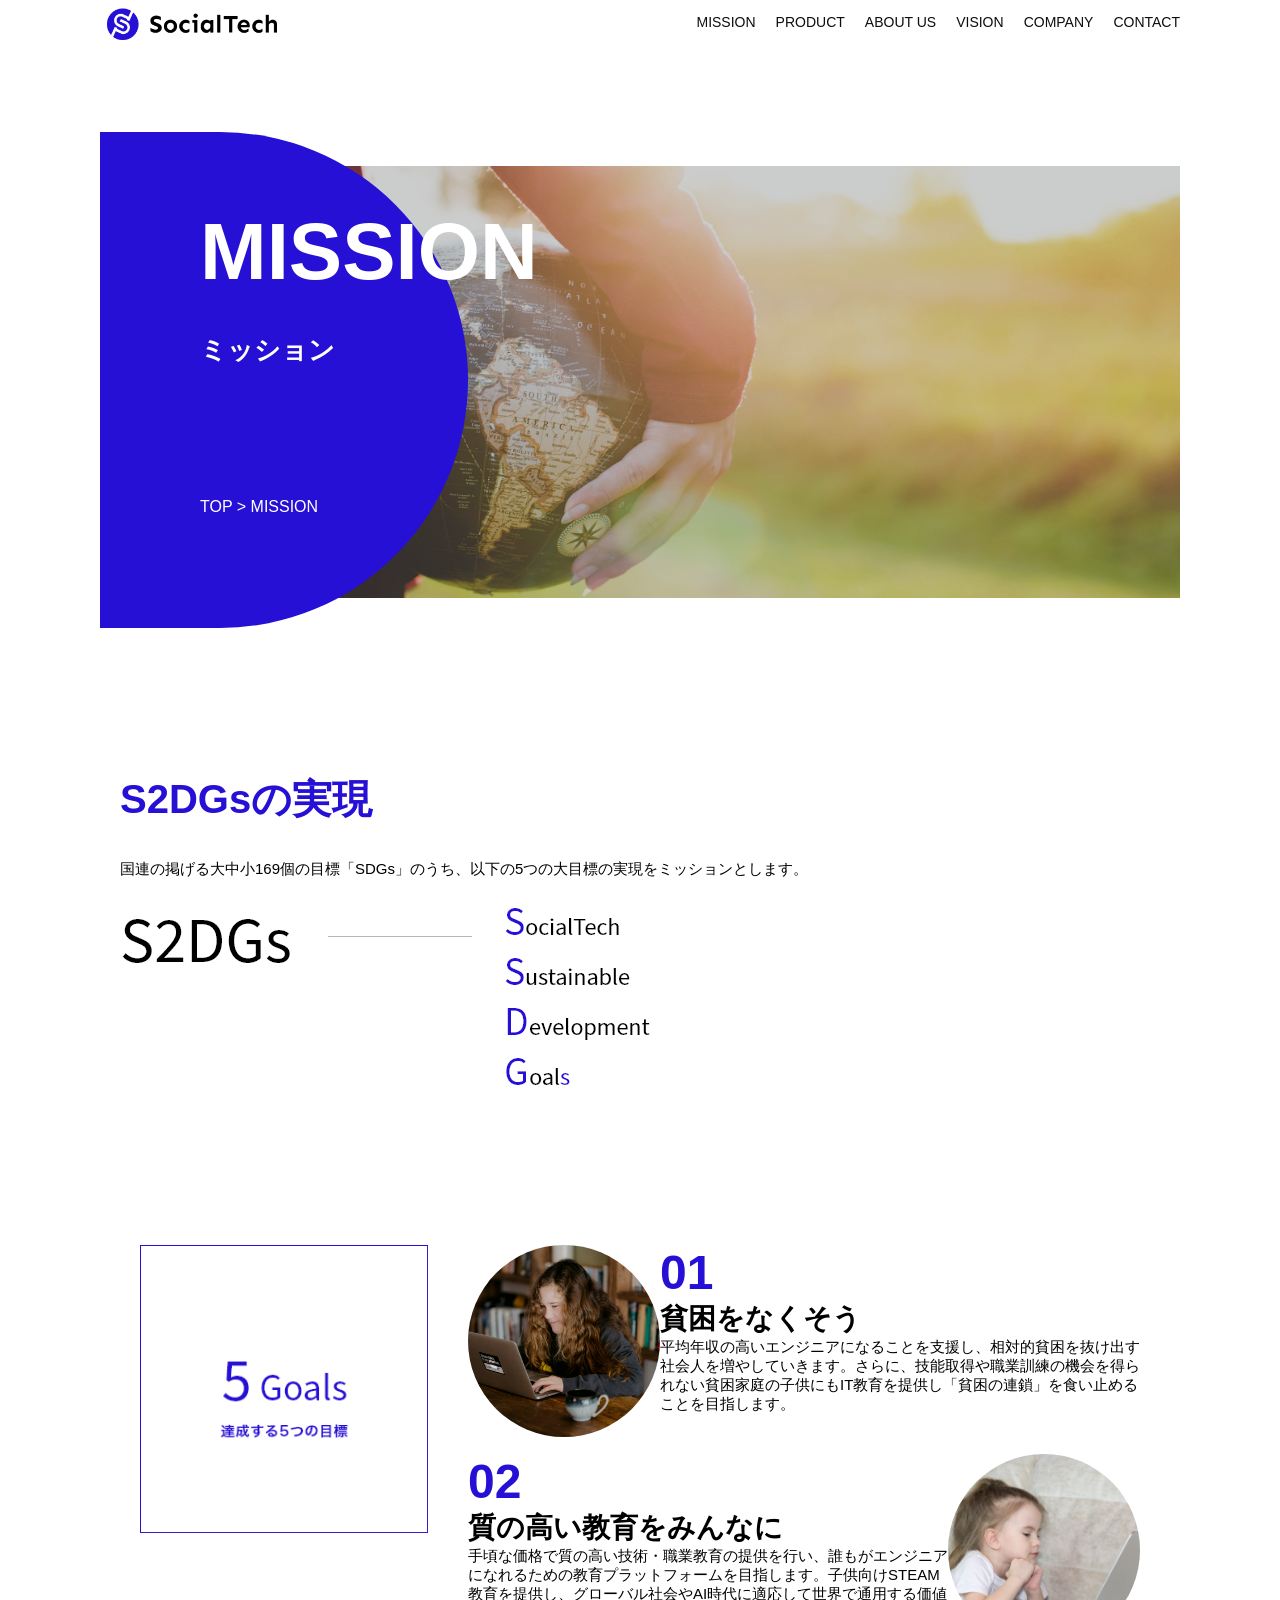
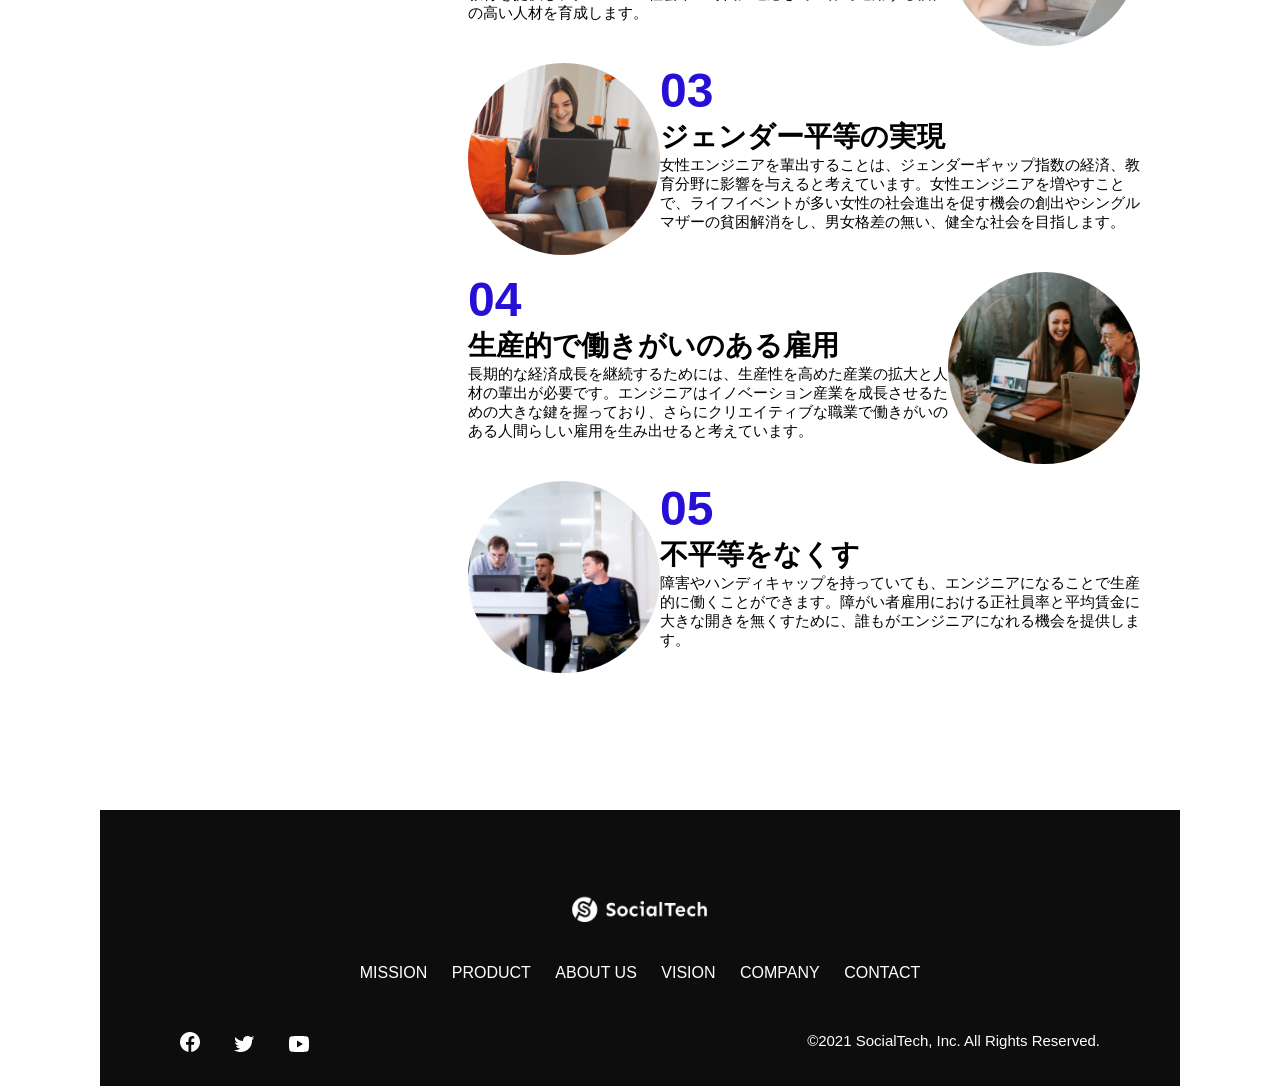
<file: mission.html>
<!DOCTYPE html>
<html lang="en">

<head>
    <meta charset="UTF-8">
    <meta name="viewport" content="width=device-width, initial-scale=1.0">
    <meta name="ddescription" content="SocialTechが目指す5つの目標（S2DGs）を紹介します">
    <link rel="stylesheet" href="src/style/style.css">
    <link rel="stylesheet" href="src/style/mission.css">
    <title>SocialTech - MISSION ミッション - </title>
</head>

<body>
    <header id="header">
        <a href="index.html" id="logo">
            <img src="images/logo.png" alt="トップページに戻る">
        </a>

        <nav class="nav-pc">
            <ul>
                <li><a href="mission.html" class="menu" onclick="closeSpMenu()">MISSION</a></li>
                <li><a href="product.html" class="menu" onclick="closeSpMenu()">PRODUCT</a></li>
                <li><a href="index.html#abouts" class="menu" onclick="closeSpMenu()">ABOUT US</a></li>
                <li><a href="index.html#vision" class="menu" onclick="closeSpMenu()">VISION</a></li>
                <li><a href="index.html#company" class="menu" onclick="closeSpMenu()">COMPANY</a></li>
                <li><a href="index.html#contact" class="menu" onclick="closeSpMenu()">CONTACT</a></li>

            </ul>
        </nav>

        <!-- スマホ用ハンバーガーーボタン -->
        <button id="menu-sp-btn" onclick="openSpMenu()">
            <img src="images/button-menu.png" alt="ナビゲーションを開く">
        </button>

        <!-- スマホ用ナビゲーション -->
        <div id="nav-sp">
            <button id="close" onclick="closeSpMenu()">
                <img src="images/button-close.png" alt="ナビゲーションを閉じる">
            </button>
            <nav>
                <ul>
                    <li>
                        <a href="index.html" id="logo-sp">
                            <img src="images/logo-sp.png" alt="トップページに戻る">
                        </a>
                    </li>
                    <li><a href="mission.html" class="menu">MISSION</a></li>
                    <li><a href="product.html" class="menu">PRODUCT</a></li>
                    <li><a href="index.html#abouts" class="menu">ABOUT US</a></li>
                    <li><a href="index.html#vision" class="menu">VISION</a></li>
                    <li><a href="index.html#company" class="menu">COMPANY</a></li>
                    <li><a href="index.html#contact" class="menu">CONTACT</a></li>
                </ul>
            </nav>
            <div id="sns">
                <a href="https://www.facebook.com/sejuku2013">
                    <img src="images/button-facebook.png" alt="Facebookのリンク">
                </a>
                <a href="https://twitter.com/samuraijuku">
                    <img src="images/button-twitter.png" alt="Twitterのリンク">
                </a>
                <a href="https://www.youtube.com/channel/UCCFOQO5aDK0xXam4cUQXT8g">
                    <img src="images/button-youtube.png" alt="YouTubeのリンク">
                </a>
            </div>
        </div><!-- nav-sp -->
    </header>

    <main>
        <article>
            <section id="mission-main">
                <div class="mission-main-inner">
                    <div id="mission-title">
                        <h1>MISSION <span>ミッション</span></h1>
                        <p>TOP > MISSION</p>
                    </div>
                </div>
            </section>

            <section id="mission-s2dgs">
                <h2 class="mission-h2">S2DGsの実現</h2>
                <p>国連の掲げる大中小169個の目標「SDGs」のうち、以下の5つの大目標の実現をミッションとします。</p>
                <img src="images/mission/mission-s2dgs.png" alt="S2DGs">
            </section>

            <section id="mission-five-goals">
                <div class="five-goals-image"><img src="images/mission/mission-5goals.png" alt="5goals"></div>
                <div class="five-goals-read" id="fiveGoals">
                    <!-- ループで内容が入ります。 -->
                    <!-- 
                    <div>
                        <img class="fivegoals-image-${item.position}" src="images/mission/mission-5goals${item.No}.png"
                            alt="PCを操作する女の子">
                        <span class="fivegoals-number">${item.No}</span>
                        <h3 class="fivegoals-h3">${item.h3}</h3>
                        <p class="fivegoals-p">${item.p}</p>
                    </div>
                    -->
                </div>
            </section>
        </article>
    </main>

    <footer id="footer">
        <div id="footer-logo">
            <img src="images/logo-sp.png" alt="SocialTech">
        </div>

        <div id="footer-link">
            <a href="mission.html">MISSION</a>
            <a href="product.html">PRODUCT</a>
            <a href="index.html#aboutus">ABOUT US</a>
            <a href="index.html#vision">VISION</a>
            <a href="index.html#company">COMPANY</a>
            <a href="index.html#contact">CONTACT</a>
        </div>

        <div id="sns-footer">
            <div class="sns-btns">
                <a href="https://www.facebook.com/sejuku2013"><img src="images/button-facebook.png"
                        alt="Facebookのリンク"></a>
                <a href="https://twitter.com/samuraijuku"><img src="images/button-twitter.png" alt="Twitterのリンク"></a>
                <a href="https://www.youtube.com/channel/UCCFOQO5aDK0xXam4cUQXT8g"><img src="images/button-youtube.png"
                        alt="YouTubeのリンク"></a>
            </div>
            <p id="copyright">&copy;2021 SocialTech, Inc. All Rights Reserved.</p>
        </div>
    </footer>

    <script src="src/scripts/common.js"></script>
    <script src="src/scripts/mission.js"></script>
</body>

</html>
</file>
<file: src/style/style.css>
:root { --main-color: #ffffff;
    --mainBg-color: #2710d5;
    --section-bgColor: #fafafa;
    --contact-bd-color: #707070;
}

p {
    font-size: 15px;
}

li {
    list-style: none;
}

h2 {
    margin-top: 40px;

    &::after {
        content: url("images/line.png");
        margin-left: 10px;
    }
}

section {
    margin: 80px auto;
}

body {
    font-family: "Source Sans Pro", "Hiragino Kaku Gothic ProN", Meriyo, Arial, sans-serif;
    max-width: 1080px;
    margin: auto;
}

a {
    text-decoration: none;
    color: #0d0d0d;

}

header {
    display: flex;
    justify-content: space-between;

    a {
        text-decoration: none;
    }

    .nav-pc {
        font-size: 14px;

        ul {
            display: flex;
            padding-left: 0;

            li {
                margin-left: 20px;
                list-style: none;

                a:hover {
                    text-decoration: underline;
                }
            }
        }
    }

    #menu-sp-btn {
        display: none;
    }

    #nav-sp {
        display: none;
        position: fixed;
    }
}


#main-visual {
    position: relative;
    height: 400px;

    .main-message {
        position: absolute;
        top: 0;
        left: 0;
        background-color: var(--mainBg-color);
        color: var(--main-color);
        border-radius: 0 0 476px 0;
        max-width: 620px;
        width: 100%;
        height: 100%;
        z-index: 99;

        h1 {
            font-size: 60px;
            margin: 100px 0 0 50px;
        }

        p {
            font-size: 28px;
            margin-left: 50px;
        }
    }

    img {
        max-width: 620px;
        border-radius: 476px 0 0 0;
        position: absolute;
        top: 0;
        right: 0;
        z-index: 1;
    }
}

#mission {

    margin: 80px auto;


    h3 {
        font-size: 27px;
    }

    #mission-wrapper {
        display: flex;

        &>div {
            width: 50%;
            margin: 20px;
        }

        #mission-left {
            img {
                width: 100%;
            }
        }

        #mission-right {
            &>img {
                width: 100%;
            }
        }
    }
}

/* ココからプロダクト */

#product {

    background-color: var(--section-bgColor);
    margin: 80px 0 80px 0;
    padding: 10px 40px 0 40px;

    .product-flex {
        display: flex;
        margin-top: 40px;

        #productLeft {
            width: 50%;

            &>div {
                position: relative;
                height: 480px;
                margin-right: 20px;
            }
        }

        #productRight {
            width: 50%;
            margin-top: 80px;

            &>div {
                position: relative;
                height: 480px;
                margin-left: 20px;

            }
        }

        .product-photo {
            width: 100%;
        }

        .product-explain {
            background-color: var(--main-color);
            position: absolute;
            left: 0;
            bottom: 50px;
            margin: 0 40px;
            padding: 20px;
            box-shadow: 5px 5px 10px rgba(0, 0, 0, 0.05);

            span {
                color: var(--mainBg-color);
                font-weight: bold;
                font-size: 16px;
            }

            h3 {
                margin: 5px 0;
            }

            p {
                font-size: 14px;
            }
        }

    }
}

/* ここまでプロダクト */

.moreButton {
    display: block;
    text-align: center;
    margin: auto;
}

/* ここからAbout us */

#aboutus {
    margin: 80px auto;

    &>div {
        display: flex;

        img {
            align-self: flex-start;
            width: 50%;

        }
    }

    .culture-img2 {
        margin-top: 50px;
        width: 100%;
    }

    .culture-table {
        margin-right: 50px;

        .culture-num {
            font-size: 80px;
            color: var(--mainBg-color);
            padding-right: 20px;
        }


        th {
            text-align: left;
            font-size: 28px;
            font-weight: bold;
        }

        .culture-en {
            color: var(--mainBg-color);
            font-size: 24px;
        }
    }

}


.vision {
    margin: 80px auto;

    #visionItems {
        display: flex;
        justify-content: space-between;
        flex-wrap: wrap;

        .vision-box {
            width: 300px;
            height: 300px;
            margin-bottom: 30px;
            position: relative;

            img {
                width: 100%;
                position: relative;
                z-index: 30;
            }

            div {
                position: absolute;
                z-index: 31;
                margin-right: 20px;
                top: 0;
                left: 0;

                h4 {
                    color: var(--mainBg-color);
                    font-size: 19px;
                    margin-top: 80px;

                    &::first-letter {
                        font-size: 40px;
                    }
                }

                h5 {
                    font-size: 20px;
                    margin: 0;
                }

                p {
                    margin-top: 10px;
                }
            }
        }
    }
}

/* vision */

/* ここから */

#company {
    #comapny-table {
        width: 100%;

        .tableheader-first {
            border-top: var(--mainBg-color) 1px solid;
        }

        .tableheader {
            text-align: left;
            padding: 20px;
            border-bottom: var(--mainBg-color) 1px solid;

        }

        .cell {
            padding: 30px;
            border-bottom: #ececec 1px solid;
        }

        .cell-first {
            border-top: #ececec 1px solid;
        }
    }

    iframe {
        width: 100%;
        height: 368px;
        margin-top: 40px;
    }
}

#contact {
    form {
        &>div {
            display: flex;
            flex-direction: row;
            flex-wrap: wrap;
            padding-bottom: 30px;
        }

        .contact-heading {
            width: 240px;
            align-self: left;

            .contact-span {
                color: #ce2222;
                margin-left: 20px;
                font-weight: bold;
            }
        }

        .contact-label {
            font-weight: bold;
        }

        .contact-textbox {
            border: none;
            border-bottom: 1px #707070 solid;
            background-color: var(--section-bgColor);
            width: 400px;
            height: 56px;
        }

        .contact-textarea {
            border: none;
            width: 400px;
            height: 200px;
            border-bottom: 1px var(--contact-bd-color) solid;
            background-color: var(--section-bgColor);
        }
    }

    .contact-agree {

        dt {
            font-weight: bold;
        }

        dd {
            margin-bottom: 16px;

            p {
                margin-left: 0;
            }

            ul {
                padding-left: 0;
                list-style: none;

                li {
                    margin-bottom: 0;
                    list-style: none;
                }
            }
        }

    }
}

#footer {
    background-color: #0d0d0d;
    text-align: center;
    padding: 80px 80px 30px 80px;

    #footer-logo {
        margin-bottom: 30px;
    }

    #footer-link {
        margin-bottom: 50px;

        a {
            text-decoration: none;
            margin: 10px;
            color: var(--main-color);

            &:hover {
                text-decoration: underline;
            }
        }
    }

    #sns-footer {
        display: flex;
        justify-content: space-between;

        a {
            margin-right: 30px;
        }

        #copyright {
            color: var(--main-color);
            margin: 0;
        }
    }
}

@media screen and (max-width: 767px) {
    header {
        .nav-pc {
            display: none;
        }

        #menu-sp-btn {
            display: block;
            background-color: transparent;
            float: right;
            padding: 0;
            border: 0;
            cursor: pointer;
        }

        #nav-sp {
            position: fixed;
            width: 100%;
            height: 100%;
            top: 0;
            left: 0;
            background-color: var(--mainBg-color);
            z-index: 999;


            #close {
                position: absolute;
                top: 20px;
                right: 20px;
                border: none;
                background-color: transparent;
                cursor: pointer;
            }

            nav {
                ul {
                    padding-left: 0;

                    li:first-child {
                        margin: 80px 0 30px 20px;

                    }

                    li:not(:first-child) {
                        height: 44px;
                        margin: 0 20px 0 20px;
                        font-size: 16px;
                        background-image: url("../../images/arrow.png");
                        background-repeat: no-repeat;
                        background-position: top right;
                    }

                    a {
                        color: var(--main-color);
                        display: inline-block;
                        width: 100%;
                        height: 100%;

                        &:hover {
                            text-decoration: underline;
                        }
                    }
                }
            }

            #sns {
                position: absolute;
                bottom: 20px;
                left: 20px;

                &>a {
                    margin-right: 30px;
                }
            }

        }

        /* nav-sp  */
    }

    /* header */

    #main-visual {
        position: relative;
        height: 470px;

        .main-message {
            text-align: center;
            height: 280px;

            h1 {
                font-size: 18px;
                margin: 90px 0 0 0;
            }

            p {
                margin: 0;
                font-size: 15px;
            }
        }

        img {
            width: 100%;
            border-radius: 476px 0 0 0;
            top: auto;
            bottom: 0;
            right: 0;
        }
    }

    /* ここまでmain-visual */

    /* ここからMission */

    #mission {
        margin: 20px 0;
        padding: 0 20px;

        h2 {
            margin: 15px 0;
        }

        h3 {
            font-size: 24px;
            margin-top: 10px;
        }

        #mission-wrapper {
            flex-direction: column;

            &>div {
                width: 100%;
            }
        }

    }

    /* ここまでMission */

    /* ここからプロダクト */
    #product {
        margin: 0;
        padding: 10px 20px 0 20px;

        .product-flex {
            flex-direction: column;
            margin-top: 0;

            #productLeft {
                width: 100%;
                margin: 0;

                div {
                    height: auto;
                    margin: 0;
                }
            }

            #productRight {
                width: 100%;
                margin: 0;

                div {
                    height: auto;
                    margin: 0;
                }
            }

            .product-explain {
                position: relative;
                margin: 0;

                h3 {
                    margin: 10px 0;
                    font-size: 24px;
                }
            }
        }

        .moreButton {
            text-align: left;
        }
    }

    /* ここまでプロダクト */

    /* ここからAbount Us */

    #aboutus {
        margin: 80px 20px;

        &>div {
            flex-direction: column;
        }

        .culture-table {

            margin-right: 0;
            padding-right: 20px;
            order: 2;

            th {
                font-size: 16px;
            }
        }

        .culture-img {
            width: 100%;
            order: 1;
        }

        .culture-img2 {
            margin-top: 0;
        }

        .culture-num {
            padding: 0;
        }

        .cultuer-description {
            margin: 0;
        }
    }

    /* ここまでAbount Us */

    /* Vision スタート */

    .vision {
        margin: 80px 20px;

        #visionItems {
            justify-content: center;

            .vision-box {

                img {
                    position: absolute;
                    top: 0;
                    left: 0;
                }

                &>div {
                    h4 {
                        margin-top: 60px;
                    }
                }
            }
        }


    }

    /* Vision ここまで */

    /* Company スタート  */

    #company {
        margin: 0 20px;

        h3 {
            margin-bottom: 20px;
        }

        .tableheader {
            width: 50px;
        }

        .cell {
            padding: 20px;
        }

        iframe {
            height: 240px;
        }
    }

    /* Company  ここまで*/

    #contact {
        margin: 80px 20px;

        h3 {
            margin-bottom: 20px;
        }

        form {
            &>div {
                flex-direction: column;
                margin-bottom: 20px;
            }

            .contact-heading {
                align-self: auto;
                margin-bottom: 20px;
            }

            .contact-textbox {
                min-width: 300px;
                width: 100%;
            }

            .contact-textarea {
                height: 150px;
                width: 100%;
            }

            .radiobutton {
                margin-bottom: 20px;
            }
        }
    }

    /* contactここまで */

    /* footer ここから */

    #footer {
        padding: 30px 20px 50px 20px;
        text-align: left;

        #footer-link {
            a {
                margin: 0 20px 30px 0;
                text-align: left;
                display: block;
                background-image: url('../../images/arrow.png');
                background-repeat: no-repeat;
                background-position: right top;

                &:hover {
                    text-decoration: underline;
                    cursor: pointer;
                }
            }
        }

        #sns-footer {
            flex-direction: column;
            justify-content: flex-start;

            #copyright {
                font-size: 12px;
                margin-top: 30px;
            }

        }
    }

    /* footer ここまで */

}

/* レスポンシブ */
</file>
<file: src/style/mission.css>
:root {
    --ttl-color: #2710d5;
}

.mission-main-inner {
    background-image: url("../../images/mission/mission-main.png");
    background-repeat: no-repeat;
    background-position-y: center;
    height: 500px;
}

.mission-main-inner {

}

 #mission-title {
    background-color: var(--ttl-color);
    width: 368px;
    color: #ffffff;
    height: 496px;
    border-radius: 0 248px 248px 0;
    position: relative;
    
    h1 {
        position: absolute;
        top: 0;
        left: 100px;
        font-size: 80px;
        line-height: 1;

        span {
            font-size: 26px;
        }
    }

    p {
        position: absolute;
        top: 350px;
        left: 100px;
        font-size: 16px;
    }
}

#mission-s2dgs {
    padding: 20px;

    .mission-h2 {
        color: #2710d5;
        font-size: 40px;

        &::after {
            content: none;        
        }
    }
}

#mission-five-goals {
    padding: 20px;
    display: flex;

    .five-goals-image {
        width: 30%;
        padding: 20px;

        img {
            width: 100%;
        }
    }

    .five-goals-read {
        width: 70%;
        padding: 20px;
        
        & > div {
            margin-bottom: 40px;

            .fivegoals-image-left {
                float: left;
            }
            .fivegoals-image-right {
                float:right;
            }

            .fivegoals-number {
                color: #2710d5;
                font-size: 48px;
                font-weight: bold;
                margin: 0;
            }

            .fivegoals-h3 {
                font-size: 28px;
                margin: 0;
            }
            .fivegoals-p {
                margin: 0;
            }
        }
    }    
}


/* ここからレスポンシブ */

@media  screen and (max-width:767px) {
    #mission-main {
        height: 250px;
        margin-top: 4%;
        position: relative;
    }

    .mission-main-inner {
        height: 80%;
        background-size: cover;

        #mission-title {
            width: 136px;
            height: 256px;
            position: absolute;
            top: -10%;

            h1 {
                font-size: 40px;
                left: 20px;

                span {
                    font-size: 18px;
                }
            }

            & > p {
                top: 180px;
                left: 20px;
                font-size: 13px;
            }
        }
    }

    .mission-h2 {
        font-size: 38px;
        margin: 0px;

        &::after {
            content: none;
        }
    }

    #mission-s2dgs {

        img {
            width: 100%;
        }
    }

    #mission-five-goals {
        flex-direction: column;
        width: 100%;
        padding: 0;

        .five-goals-image {
            width: 100%;
        }

        & > div {
            padding: 0;
            width: 100%;
            img {
                width: 100%;
            }
        }
    }

    .five-goals-read {
        margin: auto;
        div {
            display: flex;
            flex-direction: column;
        }
    }

    .fivegoals-image-left, .fivegoals-image-right {
        align-self: center;
    }

}/* レスポンシブ */
</file>
